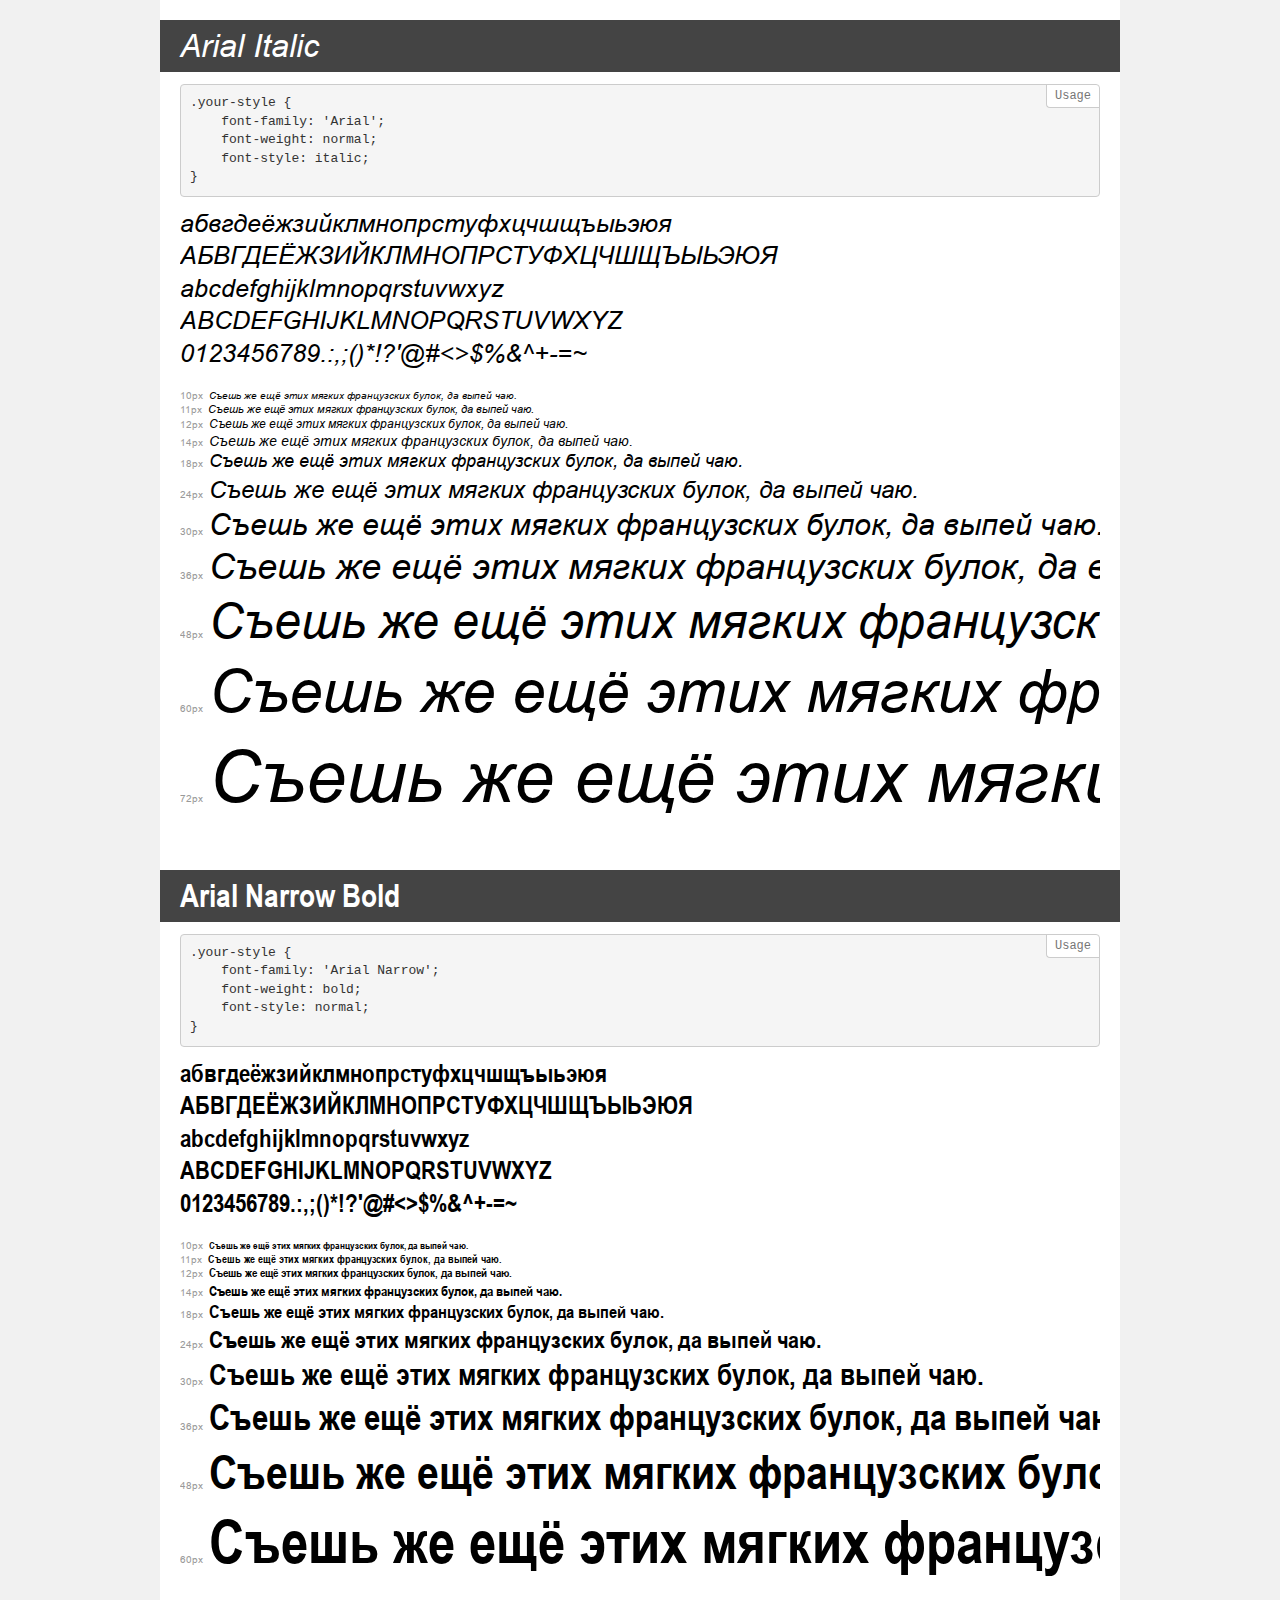
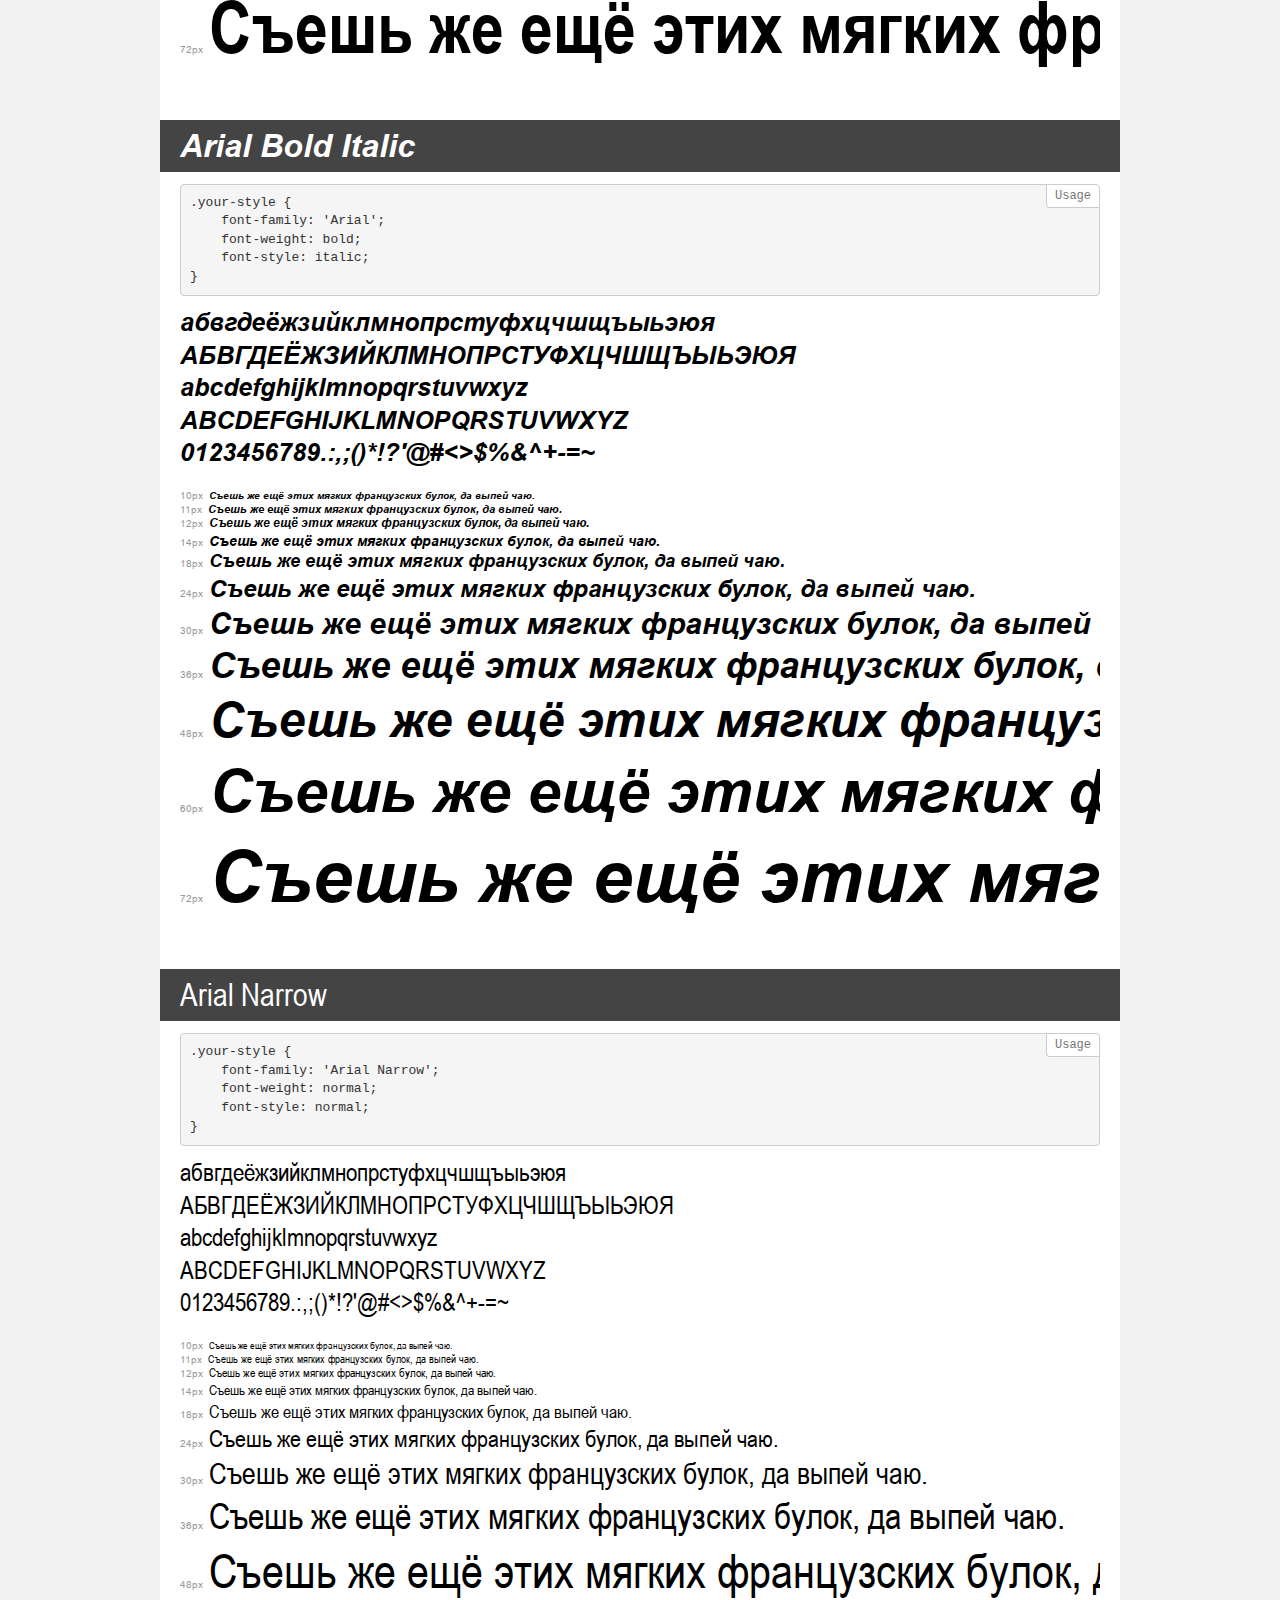
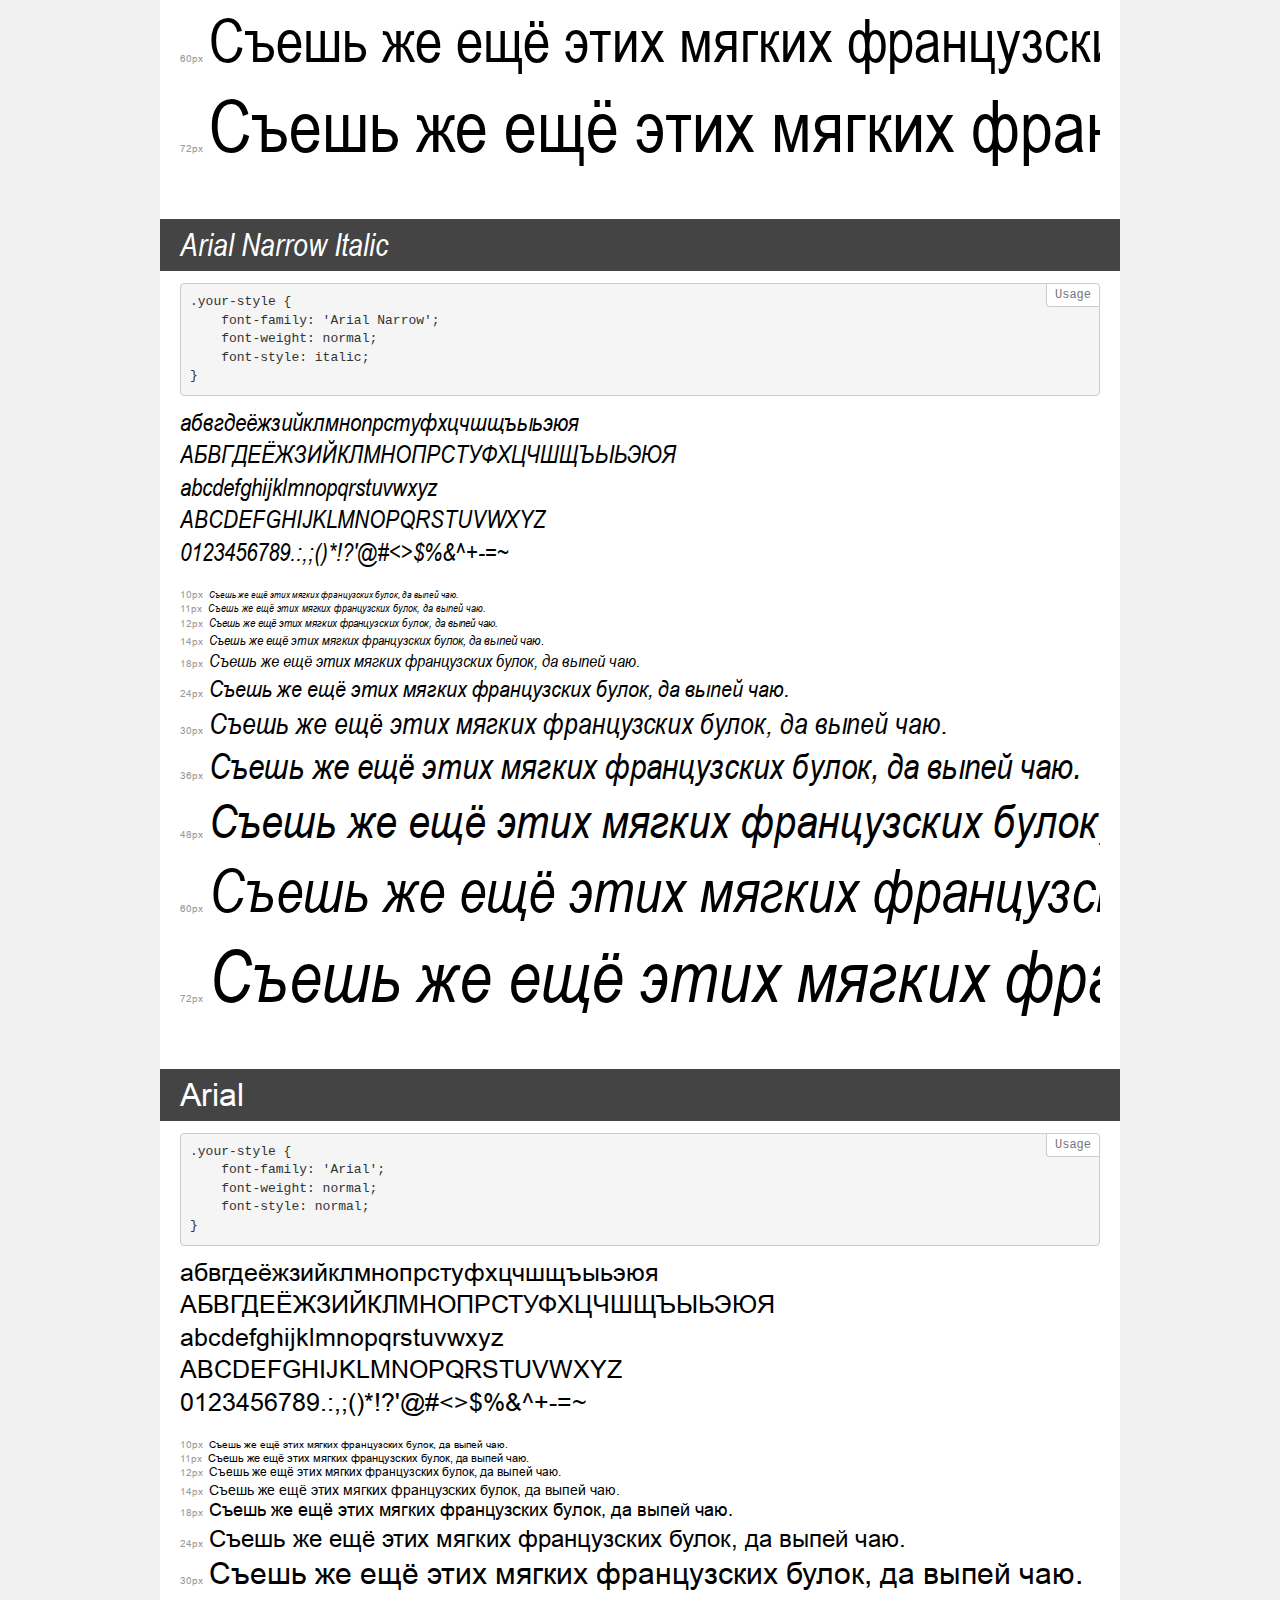
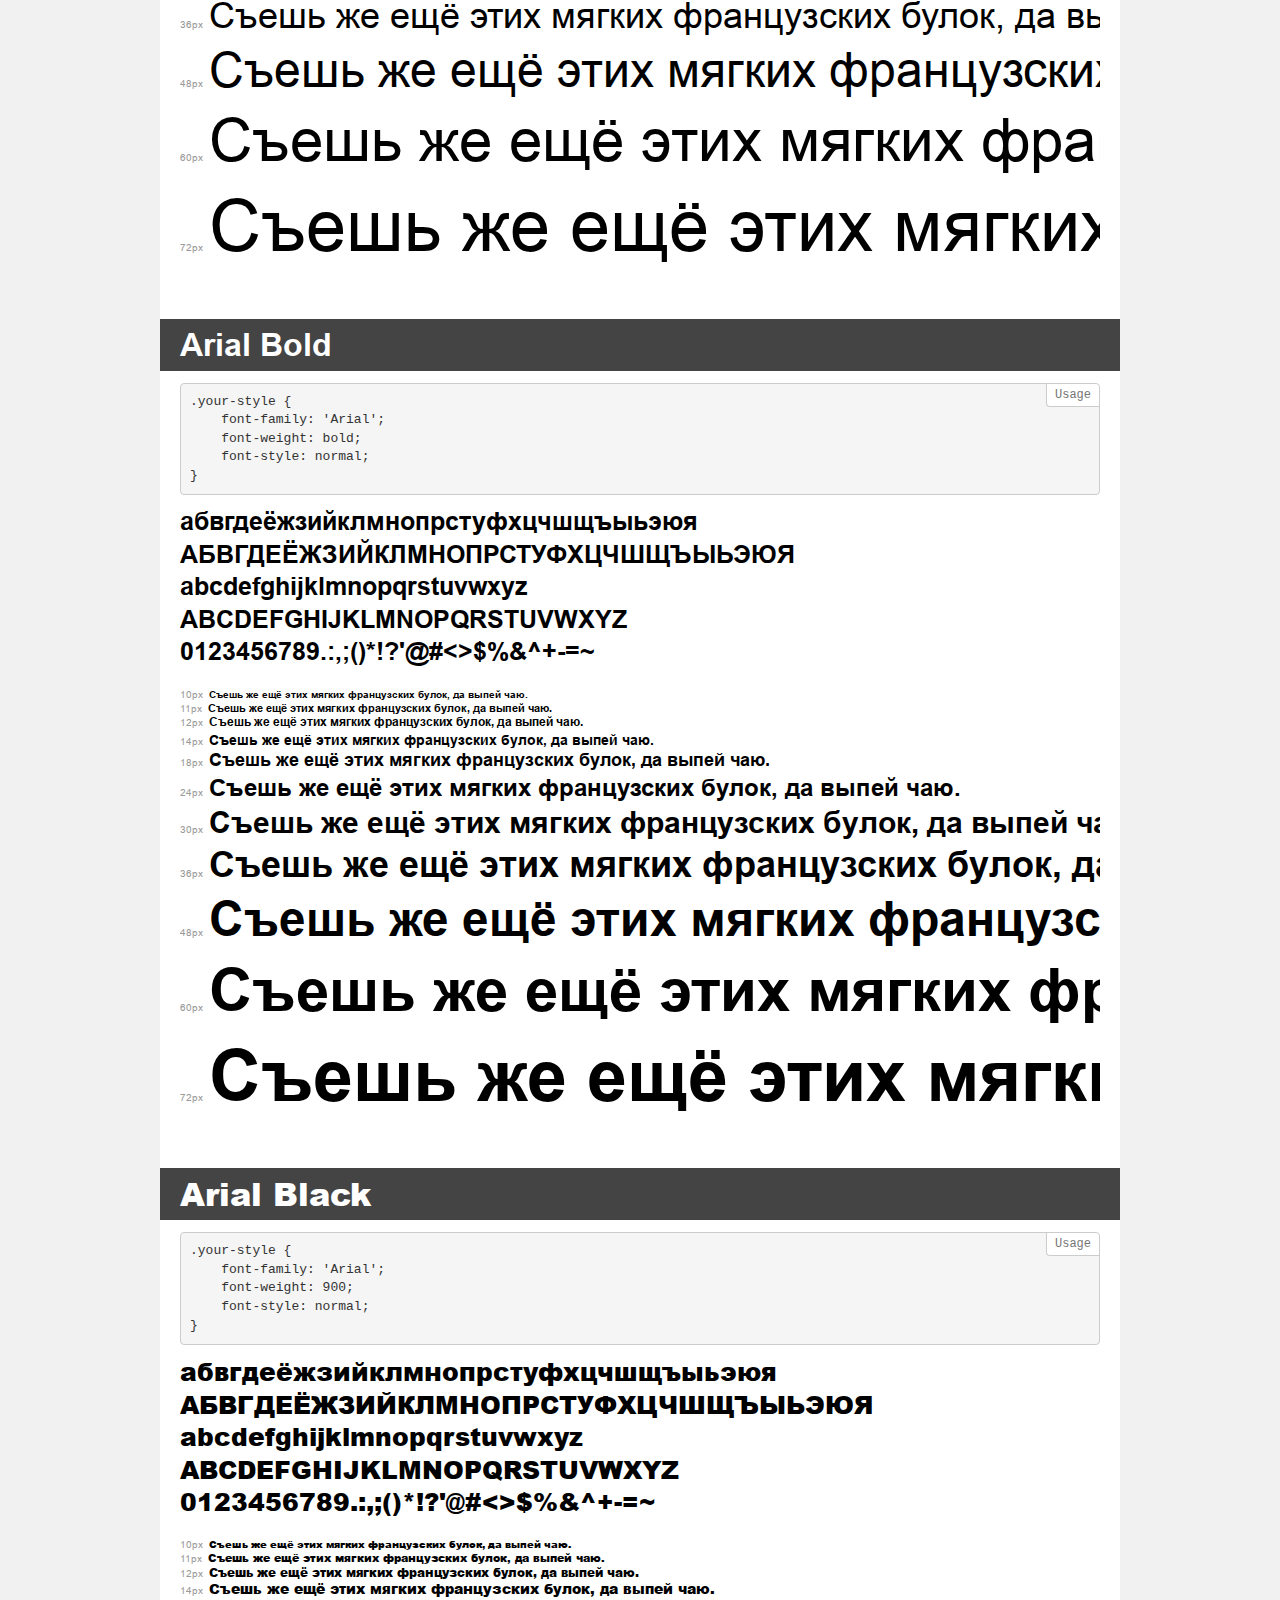
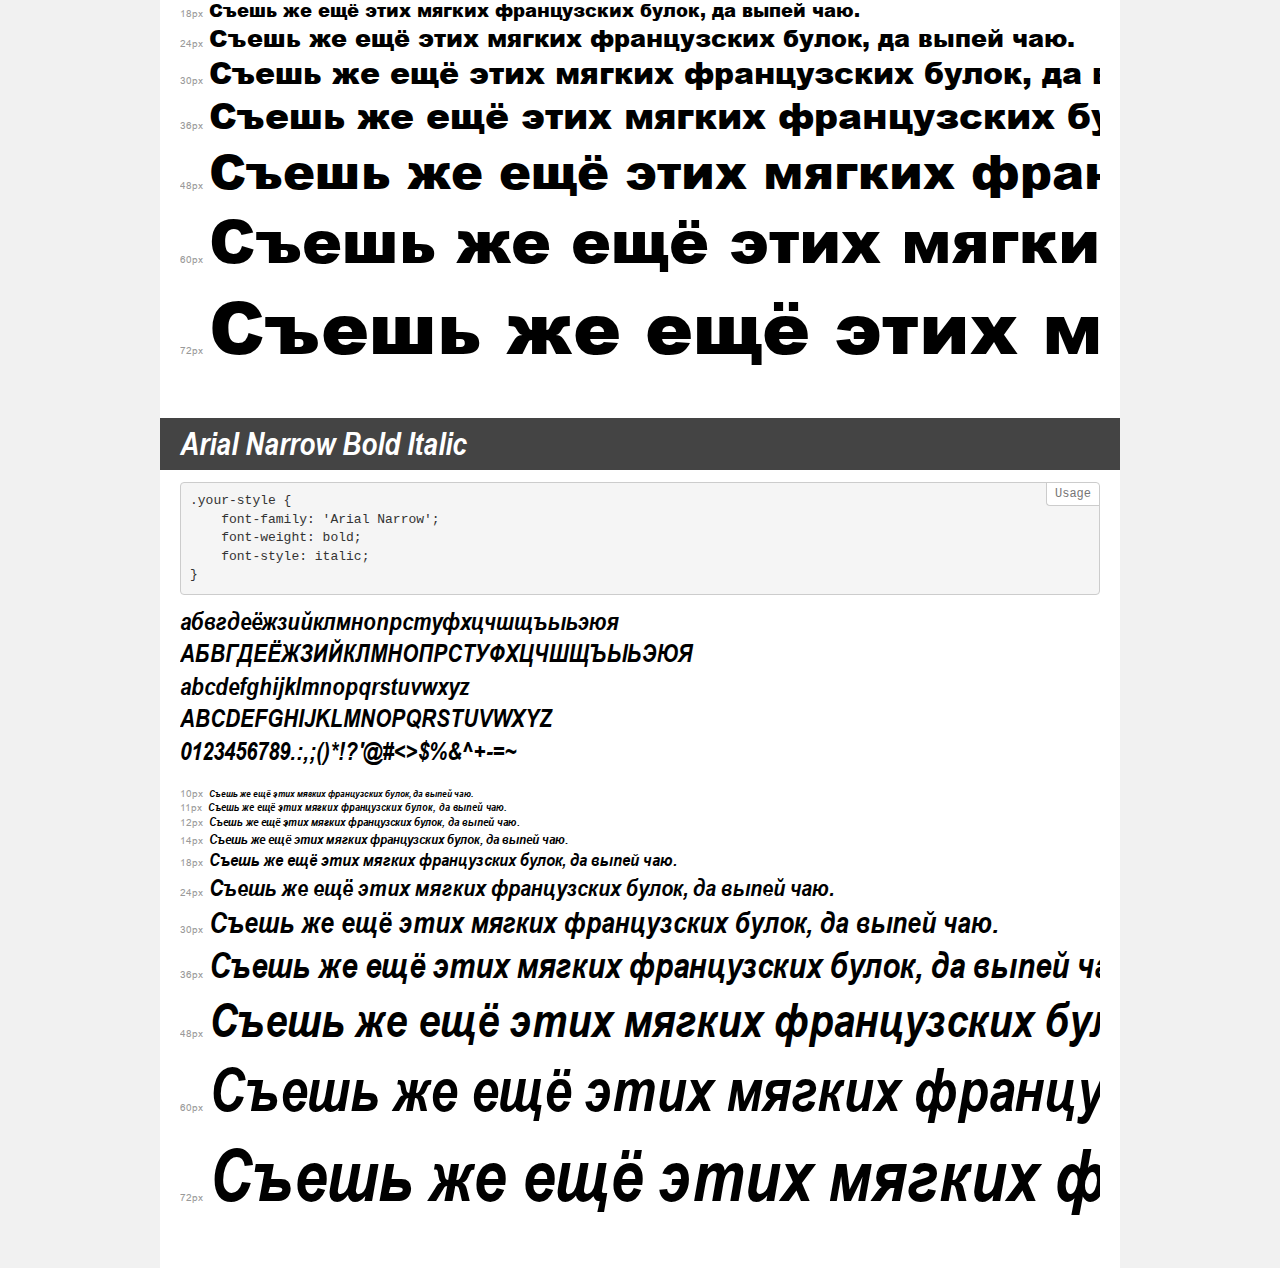
<file: fonts/demo.html>
<!DOCTYPE html>
<html>
<head>
	<meta charset="utf-8">
	<meta http-equiv="X-UA-Compatible" content="IE=edge">
	<meta name="viewport" content="width=device-width, initial-scale=1">
	<meta name="robots" content="noindex, noarchive">
	<title>Transfonter demo</title>
	<link href="stylesheet.css" rel="stylesheet">
	<style>
		/*
		http://meyerweb.com/eric/tools/css/reset/
		v2.0 | 20110126
		License: none (public domain)
		*/
		html, body, div, span, applet, object, iframe,
		h1, h2, h3, h4, h5, h6, p, blockquote, pre,
		a, abbr, acronym, address, big, cite, code,
		del, dfn, em, img, ins, kbd, q, s, samp,
		small, strike, strong, sub, sup, tt, var,
		b, u, i, center,
		dl, dt, dd, ol, ul, li,
		fieldset, form, label, legend,
		table, caption, tbody, tfoot, thead, tr, th, td,
		article, aside, canvas, details, embed,
		figure, figcaption, footer, header, hgroup,
		menu, nav, output, ruby, section, summary,
		time, mark, audio, video {
			margin: 0;
			padding: 0;
			border: 0;
			font-size: 100%;
			font: inherit;
			vertical-align: baseline;
		}
		/* HTML5 display-role reset for older browsers */
		article, aside, details, figcaption, figure,
		footer, header, hgroup, menu, nav, section {
			display: block;
		}
		body {
			line-height: 1;
		}
		ol, ul {
			list-style: none;
		}
		blockquote, q {
			quotes: none;
		}
		blockquote:before, blockquote:after,
		q:before, q:after {
			content: '';
			content: none;
		}
		table {
			border-collapse: collapse;
			border-spacing: 0;
		}
		/* common styles */
		body {
			background: #f1f1f1;
			color: #000;
		}
		.page {
			background: #fff;
			width: 920px;
			margin: 0 auto;
			padding: 20px 20px 0 20px;
			overflow: hidden;
		}
		.font-container {
			overflow-x: auto;
			overflow-y: hidden;
			margin-bottom: 40px;
			line-height: 1.3;
			white-space: nowrap;
			padding-bottom: 5px;
		}
		h1 {
			position: relative;
			background: #444;
			font-size: 32px;
			color: #fff;
			padding: 10px 20px;
			margin: 0 -20px 12px -20px;
		}
		.letters {
			font-size: 25px;
			margin-bottom: 20px;
		}
		.s10:before {
			content: '10px';
		}
		.s11:before {
			content: '11px';
		}
		.s12:before {
			content: '12px';
		}
		.s14:before {
			content: '14px';
		}
		.s18:before {
			content: '18px';
		}
		.s24:before {
			content: '24px';
		}
		.s30:before {
			content: '30px';
		}
		.s36:before {
			content: '36px';
		}
		.s48:before {
			content: '48px';
		}
		.s60:before {
			content: '60px';
		}
		.s72:before {
			content: '72px';
		}
		.s10:before, .s11:before, .s12:before, .s14:before,
		.s18:before, .s24:before, .s30:before, .s36:before,
		.s48:before, .s60:before, .s72:before {
			font-family: Arial, sans-serif;
			font-size: 10px;
			font-weight: normal;
			font-style: normal;
			color: #999;
			padding-right: 6px;
		}
		pre {
			display: block;
			position: relative;
			padding: 9px;
			margin: 0 0 10px;
			font-family: Monaco, Menlo, Consolas, "Courier New", monospace !important;
			font-size: 13px;
			line-height: 1.428571429;
			color: #333;
			font-weight: normal !important;
			font-style: normal !important;
			background-color: #f5f5f5;
			border: 1px solid #ccc;
			overflow-x: auto;
			border-radius: 4px;
		}
		pre:after {
			display: block;
			position: absolute;
			right: 0;
			top: 0;
			content: 'Usage';
			line-height: 1;
			padding: 5px 8px;
			font-size: 12px;
			color: #767676;
			background-color: #fff;
			border: 1px solid #ccc;
			border-right: none;
			border-top: none;
			border-radius: 0 4px 0 4px;
			z-index: 10;
		}
		/* responsive */
		@media (max-width: 959px) {
			.page {
				width: auto;
				margin: 0;
			}
		}
	</style>
</head>
<body>
<div class="page">
	<div class="demo" style="font-family: 'Arial'; font-weight: normal; font-style: italic;">
		<h1>Arial Italic</h1>
		<pre>.your-style {
    font-family: 'Arial';
    font-weight: normal;
    font-style: italic;
}</pre>
		<div class="font-container">
			<p class="letters">
				абвгдеёжзийклмнопрстуфхцчшщъыьэюя <br />
				АБВГДЕЁЖЗИЙКЛМНОПРСТУФХЦЧШЩЪЫЬЭЮЯ <br />
				abcdefghijklmnopqrstuvwxyz <br />
				ABCDEFGHIJKLMNOPQRSTUVWXYZ <br />				0123456789.:,;()*!?'@#<>$%&^+-=~
			</p>
			<p class="s10" style="font-size: 10px;">Съешь же ещё этих мягких французских булок, да выпей чаю.</p>
			<p class="s11" style="font-size: 11px;">Съешь же ещё этих мягких французских булок, да выпей чаю.</p>
			<p class="s12" style="font-size: 12px;">Съешь же ещё этих мягких французских булок, да выпей чаю.</p>
			<p class="s14" style="font-size: 14px;">Съешь же ещё этих мягких французских булок, да выпей чаю.</p>
			<p class="s18" style="font-size: 18px;">Съешь же ещё этих мягких французских булок, да выпей чаю.</p>
			<p class="s24" style="font-size: 24px;">Съешь же ещё этих мягких французских булок, да выпей чаю.</p>
			<p class="s30" style="font-size: 30px;">Съешь же ещё этих мягких французских булок, да выпей чаю.</p>
			<p class="s36" style="font-size: 36px;">Съешь же ещё этих мягких французских булок, да выпей чаю.</p>
			<p class="s48" style="font-size: 48px;">Съешь же ещё этих мягких французских булок, да выпей чаю.</p>
			<p class="s60" style="font-size: 60px;">Съешь же ещё этих мягких французских булок, да выпей чаю.</p>
			<p class="s72" style="font-size: 72px;">Съешь же ещё этих мягких французских булок, да выпей чаю.</p>
		</div>
	</div>
	<div class="demo" style="font-family: 'Arial Narrow'; font-weight: bold; font-style: normal;">
		<h1>Arial Narrow Bold</h1>
		<pre>.your-style {
    font-family: 'Arial Narrow';
    font-weight: bold;
    font-style: normal;
}</pre>
		<div class="font-container">
			<p class="letters">
				абвгдеёжзийклмнопрстуфхцчшщъыьэюя <br />
				АБВГДЕЁЖЗИЙКЛМНОПРСТУФХЦЧШЩЪЫЬЭЮЯ <br />
				abcdefghijklmnopqrstuvwxyz <br />
				ABCDEFGHIJKLMNOPQRSTUVWXYZ <br />				0123456789.:,;()*!?'@#<>$%&^+-=~
			</p>
			<p class="s10" style="font-size: 10px;">Съешь же ещё этих мягких французских булок, да выпей чаю.</p>
			<p class="s11" style="font-size: 11px;">Съешь же ещё этих мягких французских булок, да выпей чаю.</p>
			<p class="s12" style="font-size: 12px;">Съешь же ещё этих мягких французских булок, да выпей чаю.</p>
			<p class="s14" style="font-size: 14px;">Съешь же ещё этих мягких французских булок, да выпей чаю.</p>
			<p class="s18" style="font-size: 18px;">Съешь же ещё этих мягких французских булок, да выпей чаю.</p>
			<p class="s24" style="font-size: 24px;">Съешь же ещё этих мягких французских булок, да выпей чаю.</p>
			<p class="s30" style="font-size: 30px;">Съешь же ещё этих мягких французских булок, да выпей чаю.</p>
			<p class="s36" style="font-size: 36px;">Съешь же ещё этих мягких французских булок, да выпей чаю.</p>
			<p class="s48" style="font-size: 48px;">Съешь же ещё этих мягких французских булок, да выпей чаю.</p>
			<p class="s60" style="font-size: 60px;">Съешь же ещё этих мягких французских булок, да выпей чаю.</p>
			<p class="s72" style="font-size: 72px;">Съешь же ещё этих мягких французских булок, да выпей чаю.</p>
		</div>
	</div>
	<div class="demo" style="font-family: 'Arial'; font-weight: bold; font-style: italic;">
		<h1>Arial Bold Italic</h1>
		<pre>.your-style {
    font-family: 'Arial';
    font-weight: bold;
    font-style: italic;
}</pre>
		<div class="font-container">
			<p class="letters">
				абвгдеёжзийклмнопрстуфхцчшщъыьэюя <br />
				АБВГДЕЁЖЗИЙКЛМНОПРСТУФХЦЧШЩЪЫЬЭЮЯ <br />
				abcdefghijklmnopqrstuvwxyz <br />
				ABCDEFGHIJKLMNOPQRSTUVWXYZ <br />				0123456789.:,;()*!?'@#<>$%&^+-=~
			</p>
			<p class="s10" style="font-size: 10px;">Съешь же ещё этих мягких французских булок, да выпей чаю.</p>
			<p class="s11" style="font-size: 11px;">Съешь же ещё этих мягких французских булок, да выпей чаю.</p>
			<p class="s12" style="font-size: 12px;">Съешь же ещё этих мягких французских булок, да выпей чаю.</p>
			<p class="s14" style="font-size: 14px;">Съешь же ещё этих мягких французских булок, да выпей чаю.</p>
			<p class="s18" style="font-size: 18px;">Съешь же ещё этих мягких французских булок, да выпей чаю.</p>
			<p class="s24" style="font-size: 24px;">Съешь же ещё этих мягких французских булок, да выпей чаю.</p>
			<p class="s30" style="font-size: 30px;">Съешь же ещё этих мягких французских булок, да выпей чаю.</p>
			<p class="s36" style="font-size: 36px;">Съешь же ещё этих мягких французских булок, да выпей чаю.</p>
			<p class="s48" style="font-size: 48px;">Съешь же ещё этих мягких французских булок, да выпей чаю.</p>
			<p class="s60" style="font-size: 60px;">Съешь же ещё этих мягких французских булок, да выпей чаю.</p>
			<p class="s72" style="font-size: 72px;">Съешь же ещё этих мягких французских булок, да выпей чаю.</p>
		</div>
	</div>
	<div class="demo" style="font-family: 'Arial Narrow'; font-weight: normal; font-style: normal;">
		<h1>Arial Narrow</h1>
		<pre>.your-style {
    font-family: 'Arial Narrow';
    font-weight: normal;
    font-style: normal;
}</pre>
		<div class="font-container">
			<p class="letters">
				абвгдеёжзийклмнопрстуфхцчшщъыьэюя <br />
				АБВГДЕЁЖЗИЙКЛМНОПРСТУФХЦЧШЩЪЫЬЭЮЯ <br />
				abcdefghijklmnopqrstuvwxyz <br />
				ABCDEFGHIJKLMNOPQRSTUVWXYZ <br />				0123456789.:,;()*!?'@#<>$%&^+-=~
			</p>
			<p class="s10" style="font-size: 10px;">Съешь же ещё этих мягких французских булок, да выпей чаю.</p>
			<p class="s11" style="font-size: 11px;">Съешь же ещё этих мягких французских булок, да выпей чаю.</p>
			<p class="s12" style="font-size: 12px;">Съешь же ещё этих мягких французских булок, да выпей чаю.</p>
			<p class="s14" style="font-size: 14px;">Съешь же ещё этих мягких французских булок, да выпей чаю.</p>
			<p class="s18" style="font-size: 18px;">Съешь же ещё этих мягких французских булок, да выпей чаю.</p>
			<p class="s24" style="font-size: 24px;">Съешь же ещё этих мягких французских булок, да выпей чаю.</p>
			<p class="s30" style="font-size: 30px;">Съешь же ещё этих мягких французских булок, да выпей чаю.</p>
			<p class="s36" style="font-size: 36px;">Съешь же ещё этих мягких французских булок, да выпей чаю.</p>
			<p class="s48" style="font-size: 48px;">Съешь же ещё этих мягких французских булок, да выпей чаю.</p>
			<p class="s60" style="font-size: 60px;">Съешь же ещё этих мягких французских булок, да выпей чаю.</p>
			<p class="s72" style="font-size: 72px;">Съешь же ещё этих мягких французских булок, да выпей чаю.</p>
		</div>
	</div>
	<div class="demo" style="font-family: 'Arial Narrow'; font-weight: normal; font-style: italic;">
		<h1>Arial Narrow Italic</h1>
		<pre>.your-style {
    font-family: 'Arial Narrow';
    font-weight: normal;
    font-style: italic;
}</pre>
		<div class="font-container">
			<p class="letters">
				абвгдеёжзийклмнопрстуфхцчшщъыьэюя <br />
				АБВГДЕЁЖЗИЙКЛМНОПРСТУФХЦЧШЩЪЫЬЭЮЯ <br />
				abcdefghijklmnopqrstuvwxyz <br />
				ABCDEFGHIJKLMNOPQRSTUVWXYZ <br />				0123456789.:,;()*!?'@#<>$%&^+-=~
			</p>
			<p class="s10" style="font-size: 10px;">Съешь же ещё этих мягких французских булок, да выпей чаю.</p>
			<p class="s11" style="font-size: 11px;">Съешь же ещё этих мягких французских булок, да выпей чаю.</p>
			<p class="s12" style="font-size: 12px;">Съешь же ещё этих мягких французских булок, да выпей чаю.</p>
			<p class="s14" style="font-size: 14px;">Съешь же ещё этих мягких французских булок, да выпей чаю.</p>
			<p class="s18" style="font-size: 18px;">Съешь же ещё этих мягких французских булок, да выпей чаю.</p>
			<p class="s24" style="font-size: 24px;">Съешь же ещё этих мягких французских булок, да выпей чаю.</p>
			<p class="s30" style="font-size: 30px;">Съешь же ещё этих мягких французских булок, да выпей чаю.</p>
			<p class="s36" style="font-size: 36px;">Съешь же ещё этих мягких французских булок, да выпей чаю.</p>
			<p class="s48" style="font-size: 48px;">Съешь же ещё этих мягких французских булок, да выпей чаю.</p>
			<p class="s60" style="font-size: 60px;">Съешь же ещё этих мягких французских булок, да выпей чаю.</p>
			<p class="s72" style="font-size: 72px;">Съешь же ещё этих мягких французских булок, да выпей чаю.</p>
		</div>
	</div>
	<div class="demo" style="font-family: 'Arial'; font-weight: normal; font-style: normal;">
		<h1>Arial</h1>
		<pre>.your-style {
    font-family: 'Arial';
    font-weight: normal;
    font-style: normal;
}</pre>
		<div class="font-container">
			<p class="letters">
				абвгдеёжзийклмнопрстуфхцчшщъыьэюя <br />
				АБВГДЕЁЖЗИЙКЛМНОПРСТУФХЦЧШЩЪЫЬЭЮЯ <br />
				abcdefghijklmnopqrstuvwxyz <br />
				ABCDEFGHIJKLMNOPQRSTUVWXYZ <br />				0123456789.:,;()*!?'@#<>$%&^+-=~
			</p>
			<p class="s10" style="font-size: 10px;">Съешь же ещё этих мягких французских булок, да выпей чаю.</p>
			<p class="s11" style="font-size: 11px;">Съешь же ещё этих мягких французских булок, да выпей чаю.</p>
			<p class="s12" style="font-size: 12px;">Съешь же ещё этих мягких французских булок, да выпей чаю.</p>
			<p class="s14" style="font-size: 14px;">Съешь же ещё этих мягких французских булок, да выпей чаю.</p>
			<p class="s18" style="font-size: 18px;">Съешь же ещё этих мягких французских булок, да выпей чаю.</p>
			<p class="s24" style="font-size: 24px;">Съешь же ещё этих мягких французских булок, да выпей чаю.</p>
			<p class="s30" style="font-size: 30px;">Съешь же ещё этих мягких французских булок, да выпей чаю.</p>
			<p class="s36" style="font-size: 36px;">Съешь же ещё этих мягких французских булок, да выпей чаю.</p>
			<p class="s48" style="font-size: 48px;">Съешь же ещё этих мягких французских булок, да выпей чаю.</p>
			<p class="s60" style="font-size: 60px;">Съешь же ещё этих мягких французских булок, да выпей чаю.</p>
			<p class="s72" style="font-size: 72px;">Съешь же ещё этих мягких французских булок, да выпей чаю.</p>
		</div>
	</div>
	<div class="demo" style="font-family: 'Arial'; font-weight: bold; font-style: normal;">
		<h1>Arial Bold</h1>
		<pre>.your-style {
    font-family: 'Arial';
    font-weight: bold;
    font-style: normal;
}</pre>
		<div class="font-container">
			<p class="letters">
				абвгдеёжзийклмнопрстуфхцчшщъыьэюя <br />
				АБВГДЕЁЖЗИЙКЛМНОПРСТУФХЦЧШЩЪЫЬЭЮЯ <br />
				abcdefghijklmnopqrstuvwxyz <br />
				ABCDEFGHIJKLMNOPQRSTUVWXYZ <br />				0123456789.:,;()*!?'@#<>$%&^+-=~
			</p>
			<p class="s10" style="font-size: 10px;">Съешь же ещё этих мягких французских булок, да выпей чаю.</p>
			<p class="s11" style="font-size: 11px;">Съешь же ещё этих мягких французских булок, да выпей чаю.</p>
			<p class="s12" style="font-size: 12px;">Съешь же ещё этих мягких французских булок, да выпей чаю.</p>
			<p class="s14" style="font-size: 14px;">Съешь же ещё этих мягких французских булок, да выпей чаю.</p>
			<p class="s18" style="font-size: 18px;">Съешь же ещё этих мягких французских булок, да выпей чаю.</p>
			<p class="s24" style="font-size: 24px;">Съешь же ещё этих мягких французских булок, да выпей чаю.</p>
			<p class="s30" style="font-size: 30px;">Съешь же ещё этих мягких французских булок, да выпей чаю.</p>
			<p class="s36" style="font-size: 36px;">Съешь же ещё этих мягких французских булок, да выпей чаю.</p>
			<p class="s48" style="font-size: 48px;">Съешь же ещё этих мягких французских булок, да выпей чаю.</p>
			<p class="s60" style="font-size: 60px;">Съешь же ещё этих мягких французских булок, да выпей чаю.</p>
			<p class="s72" style="font-size: 72px;">Съешь же ещё этих мягких французских булок, да выпей чаю.</p>
		</div>
	</div>
	<div class="demo" style="font-family: 'Arial'; font-weight: 900; font-style: normal;">
		<h1>Arial Black</h1>
		<pre>.your-style {
    font-family: 'Arial';
    font-weight: 900;
    font-style: normal;
}</pre>
		<div class="font-container">
			<p class="letters">
				абвгдеёжзийклмнопрстуфхцчшщъыьэюя <br />
				АБВГДЕЁЖЗИЙКЛМНОПРСТУФХЦЧШЩЪЫЬЭЮЯ <br />
				abcdefghijklmnopqrstuvwxyz <br />
				ABCDEFGHIJKLMNOPQRSTUVWXYZ <br />				0123456789.:,;()*!?'@#<>$%&^+-=~
			</p>
			<p class="s10" style="font-size: 10px;">Съешь же ещё этих мягких французских булок, да выпей чаю.</p>
			<p class="s11" style="font-size: 11px;">Съешь же ещё этих мягких французских булок, да выпей чаю.</p>
			<p class="s12" style="font-size: 12px;">Съешь же ещё этих мягких французских булок, да выпей чаю.</p>
			<p class="s14" style="font-size: 14px;">Съешь же ещё этих мягких французских булок, да выпей чаю.</p>
			<p class="s18" style="font-size: 18px;">Съешь же ещё этих мягких французских булок, да выпей чаю.</p>
			<p class="s24" style="font-size: 24px;">Съешь же ещё этих мягких французских булок, да выпей чаю.</p>
			<p class="s30" style="font-size: 30px;">Съешь же ещё этих мягких французских булок, да выпей чаю.</p>
			<p class="s36" style="font-size: 36px;">Съешь же ещё этих мягких французских булок, да выпей чаю.</p>
			<p class="s48" style="font-size: 48px;">Съешь же ещё этих мягких французских булок, да выпей чаю.</p>
			<p class="s60" style="font-size: 60px;">Съешь же ещё этих мягких французских булок, да выпей чаю.</p>
			<p class="s72" style="font-size: 72px;">Съешь же ещё этих мягких французских булок, да выпей чаю.</p>
		</div>
	</div>
	<div class="demo" style="font-family: 'Arial Narrow'; font-weight: bold; font-style: italic;">
		<h1>Arial Narrow Bold Italic</h1>
		<pre>.your-style {
    font-family: 'Arial Narrow';
    font-weight: bold;
    font-style: italic;
}</pre>
		<div class="font-container">
			<p class="letters">
				абвгдеёжзийклмнопрстуфхцчшщъыьэюя <br />
				АБВГДЕЁЖЗИЙКЛМНОПРСТУФХЦЧШЩЪЫЬЭЮЯ <br />
				abcdefghijklmnopqrstuvwxyz <br />
				ABCDEFGHIJKLMNOPQRSTUVWXYZ <br />				0123456789.:,;()*!?'@#<>$%&^+-=~
			</p>
			<p class="s10" style="font-size: 10px;">Съешь же ещё этих мягких французских булок, да выпей чаю.</p>
			<p class="s11" style="font-size: 11px;">Съешь же ещё этих мягких французских булок, да выпей чаю.</p>
			<p class="s12" style="font-size: 12px;">Съешь же ещё этих мягких французских булок, да выпей чаю.</p>
			<p class="s14" style="font-size: 14px;">Съешь же ещё этих мягких французских булок, да выпей чаю.</p>
			<p class="s18" style="font-size: 18px;">Съешь же ещё этих мягких французских булок, да выпей чаю.</p>
			<p class="s24" style="font-size: 24px;">Съешь же ещё этих мягких французских булок, да выпей чаю.</p>
			<p class="s30" style="font-size: 30px;">Съешь же ещё этих мягких французских булок, да выпей чаю.</p>
			<p class="s36" style="font-size: 36px;">Съешь же ещё этих мягких французских булок, да выпей чаю.</p>
			<p class="s48" style="font-size: 48px;">Съешь же ещё этих мягких французских булок, да выпей чаю.</p>
			<p class="s60" style="font-size: 60px;">Съешь же ещё этих мягких французских булок, да выпей чаю.</p>
			<p class="s72" style="font-size: 72px;">Съешь же ещё этих мягких французских булок, да выпей чаю.</p>
		</div>
	</div>
</div>
</body>
</html>
</file>
<file: fonts/stylesheet.css>
/* This stylesheet generated by Transfonter (https://transfonter.org) on August 20, 2017 5:39 PM */

@font-face {
	font-family: 'Arial';
	src: url('Arial-ItalicMT.eot');
	src: local('Arial Italic'), local('Arial-ItalicMT'),
		url('Arial-ItalicMT.eot?#iefix') format('embedded-opentype'),
		url('Arial-ItalicMT.woff') format('woff'),
		url('Arial-ItalicMT.ttf') format('truetype');
	font-weight: normal;
	font-style: italic;
}

@font-face {
	font-family: 'Arial Narrow';
	src: url('ArialNarrow-Bold.eot');
	src: local('Arial Narrow Bold'), local('ArialNarrow-Bold'),
		url('ArialNarrow-Bold.eot?#iefix') format('embedded-opentype'),
		url('ArialNarrow-Bold.woff') format('woff'),
		url('ArialNarrow-Bold.ttf') format('truetype');
	font-weight: bold;
	font-style: normal;
}

@font-face {
	font-family: 'Arial';
	src: url('Arial-BoldItalicMT.eot');
	src: local('Arial Bold Italic'), local('Arial-BoldItalicMT'),
		url('Arial-BoldItalicMT.eot?#iefix') format('embedded-opentype'),
		url('Arial-BoldItalicMT.woff') format('woff'),
		url('Arial-BoldItalicMT.ttf') format('truetype');
	font-weight: bold;
	font-style: italic;
}

@font-face {
	font-family: 'Arial Narrow';
	src: url('ArialNarrow.eot');
	src: local('Arial Narrow'), local('ArialNarrow'),
		url('ArialNarrow.eot?#iefix') format('embedded-opentype'),
		url('ArialNarrow.woff') format('woff'),
		url('ArialNarrow.ttf') format('truetype');
	font-weight: normal;
	font-style: normal;
}

@font-face {
	font-family: 'Arial Narrow';
	src: url('ArialNarrow-Italic.eot');
	src: local('Arial Narrow Italic'), local('ArialNarrow-Italic'),
		url('ArialNarrow-Italic.eot?#iefix') format('embedded-opentype'),
		url('ArialNarrow-Italic.woff') format('woff'),
		url('ArialNarrow-Italic.ttf') format('truetype');
	font-weight: normal;
	font-style: italic;
}

@font-face {
	font-family: 'Arial';
	src: url('ArialMT.eot');
	src: local('Arial'), local('ArialMT'),
		url('ArialMT.eot?#iefix') format('embedded-opentype'),
		url('ArialMT.woff') format('woff'),
		url('ArialMT.ttf') format('truetype');
	font-weight: normal;
	font-style: normal;
}

@font-face {
	font-family: 'Arial';
	src: url('Arial-BoldMT.eot');
	src: local('Arial Bold'), local('Arial-BoldMT'),
		url('Arial-BoldMT.eot?#iefix') format('embedded-opentype'),
		url('Arial-BoldMT.woff') format('woff'),
		url('Arial-BoldMT.ttf') format('truetype');
	font-weight: bold;
	font-style: normal;
}

@font-face {
	font-family: 'Arial';
	src: url('Arial-Black.eot');
	src: local('Arial Black'), local('Arial-Black'),
		url('Arial-Black.eot?#iefix') format('embedded-opentype'),
		url('Arial-Black.woff') format('woff'),
		url('Arial-Black.ttf') format('truetype');
	font-weight: 900;
	font-style: normal;
}

@font-face {
	font-family: 'Arial Narrow';
	src: url('ArialNarrow-BoldItalic.eot');
	src: local('Arial Narrow Bold Italic'), local('ArialNarrow-BoldItalic'),
		url('ArialNarrow-BoldItalic.eot?#iefix') format('embedded-opentype'),
		url('ArialNarrow-BoldItalic.woff') format('woff'),
		url('ArialNarrow-BoldItalic.ttf') format('truetype');
	font-weight: bold;
	font-style: italic;
}
</file>
